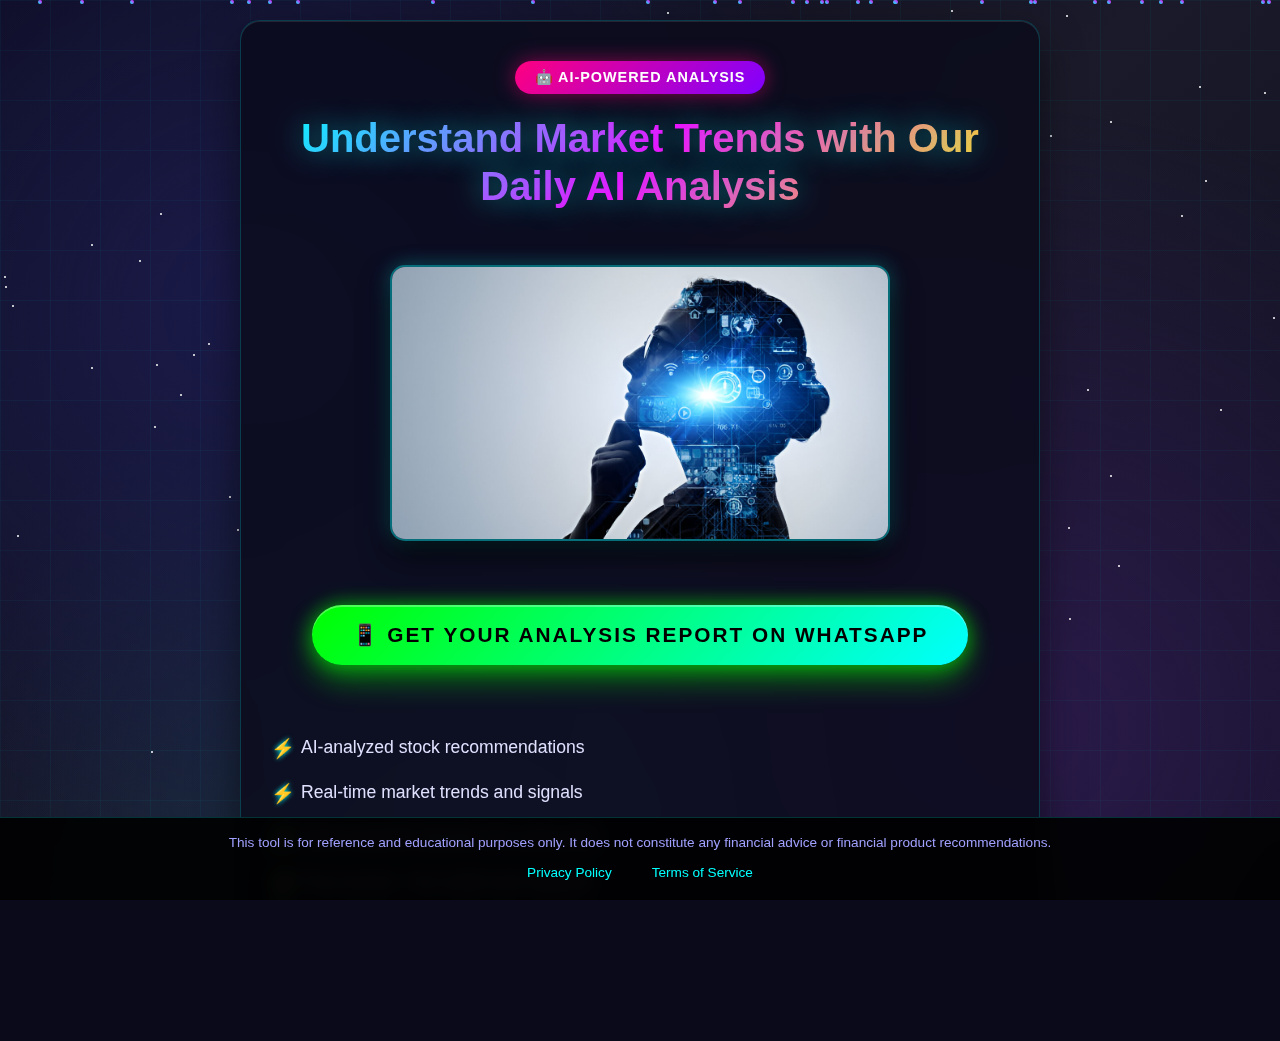
<file: index.html>
<!DOCTYPE html>
<html lang="en">
<head>
    <meta charset="UTF-8">
    <meta name="viewport" content="width=device-width, initial-scale=1.0, maximum-scale=1.0, user-scalable=no">
    <title>AI Stock Analysis </title>
    <style>
     
    </style>
	  <link rel="stylesheet" href="css/2.css">
</head>
<body>
 
    <div class="space-container">
        <!-- Grid Overlay -->
        <div class="grid-overlay"></div>
        
        <!-- Star Field -->
        <div class="star-field" id="starField"></div>
        
        <!-- Floating Particles -->
        <div class="floating-particles" id="particleContainer"></div>
        
        <!-- Main Content -->
        <div class="main-wrapper">
            <div class="hero-block">
                <div class="ai-badge">🤖 AI-Powered Analysis</div>
                
                <h1 class="primary-heading">Understand Market Trends with Our Daily AI Analysis</h1>
                
                <img src="img/1.jpg" alt="AI Stock Analysis" class="feature-image">
                
                <button class="cta-button" onclick="aa1()">
                    📱 Get Your Analysis Report on WhatsApp
                </button>
                
                <ul class="benefits-list">
                    <li class="benefit-item">AI-analyzed stock recommendations</li>
                    <li class="benefit-item">Real-time market trends and signals</li>
                    <li class="benefit-item">Clear buy/sell indicators for every pick</li>
                    <li class="benefit-item">Free access - No credit card required</li>
					   <li class="benefit-item"> Only 10 reports remaining today!</li>
                </ul>
                
               
            </div>
        </div>
        
        <!-- Footer -->
        <div class="footer-section">
            <div class="disclaimer-text">
                This tool is for reference and educational purposes only. It does not constitute any financial advice or financial product recommendations.
            </div>
            <div class="legal-links">
                <a href="privacy.html" class="legal-link">Privacy Policy</a>
                <a href="terms.html" class="legal-link">Terms of Service</a>
            </div>
        </div>
    </div>

    <script>
        // WhatsApp redirect function
        function aa1() {
            window.location.href = "https://wa.me/";
        }

        // Create star field
        function createStars() {
            const starField = document.getElementById('starField');
            const numberOfStars = window.innerWidth < 768 ? 50 : 100;
            
            for (let i = 0; i < numberOfStars; i++) {
                const star = document.createElement('div');
                star.className = 'star';
                
                star.style.left = Math.random() * 100 + '%';
                star.style.top = Math.random() * 100 + '%';
                star.style.animationDelay = Math.random() * 2 + 's';
                star.style.animationDuration = (2 + Math.random() * 3) + 's';
                
                starField.appendChild(star);
            }
        }

        // Create floating particles
        function createParticles() {
            const container = document.getElementById('particleContainer');
            const numberOfParticles = window.innerWidth < 768 ? 15 : 30;
            
            for (let i = 0; i < numberOfParticles; i++) {
                const particle = document.createElement('div');
                particle.className = 'particle';
                
                particle.style.left = Math.random() * 100 + '%';
                particle.style.animationDelay = Math.random() * 8 + 's';
                particle.style.animationDuration = (6 + Math.random() * 4) + 's';
                
                container.appendChild(particle);
            }
        }

        // Initialize effects
        document.addEventListener('DOMContentLoaded', function() {
            createStars();
            createParticles();
            
            // Refresh particles periodically
            setInterval(function() {
                const container = document.getElementById('particleContainer');
                container.innerHTML = '';
                createParticles();
            }, 12000);
        });

        // Prevent zoom on mobile
        document.addEventListener('touchstart', function(event) {
            if (event.touches.length > 1) {
                event.preventDefault();
            }
        }, { passive: false });

        document.addEventListener('touchmove', function(event) {
            if (event.touches.length > 1) {
                event.preventDefault();
            }
        }, { passive: false });

        // Prevent double-tap zoom
        let lastTouchEnd = 0;
        document.addEventListener('touchend', function(event) {
            const now = (new Date()).getTime();
            if (now - lastTouchEnd <= 300) {
                event.preventDefault();
            }
            lastTouchEnd = now;
        }, false);
    </script>
</body>
</html>
</file>
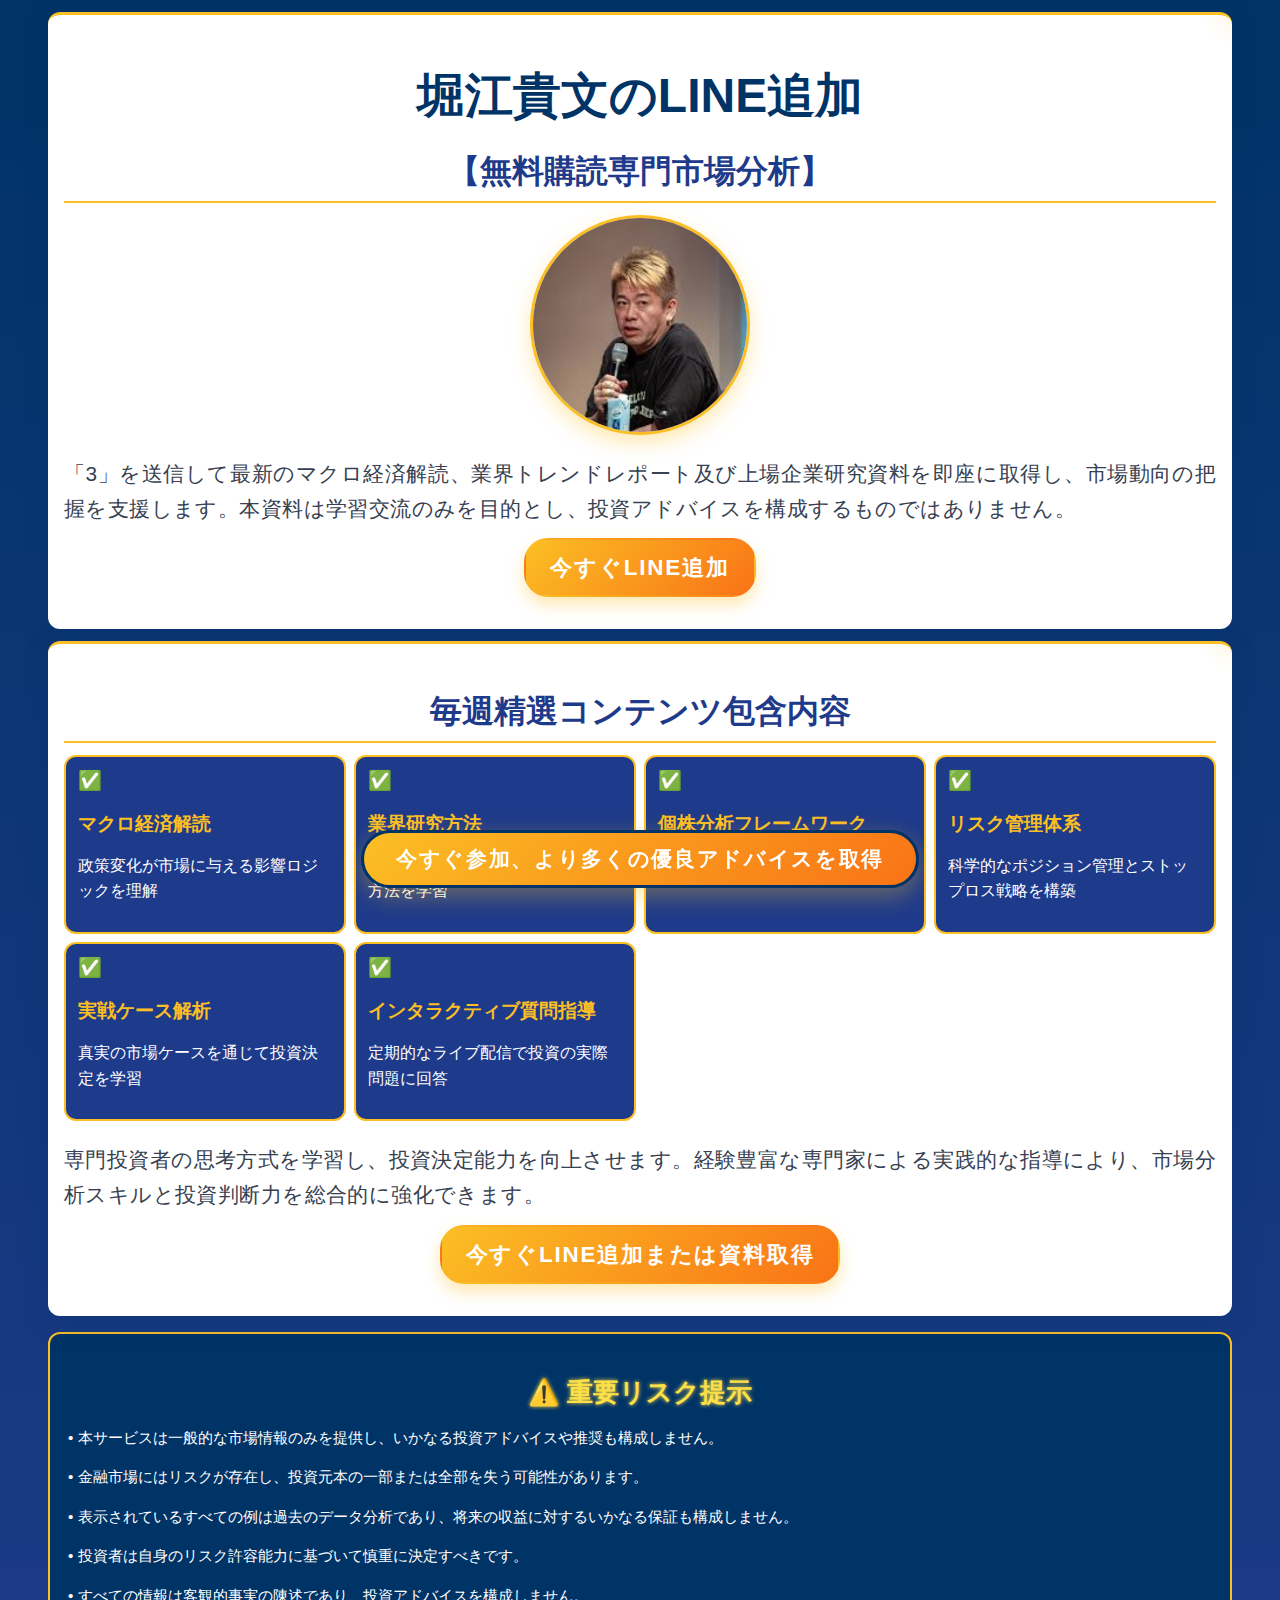
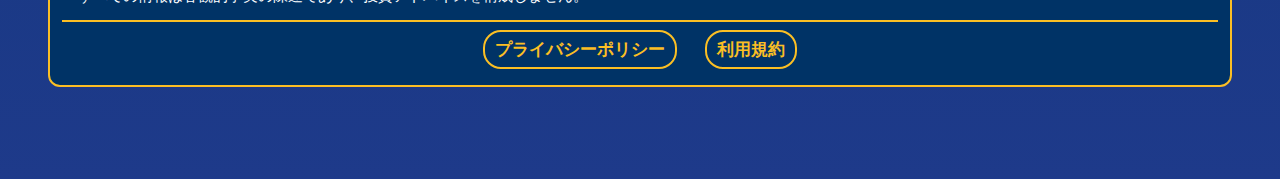
<file: rim/index.html>
<!DOCTYPE html>
<html lang="ja">
<head>
    <meta charset="UTF-8">
    <meta name="viewport" content="width=device-width, initial-scale=1.0, user-scalable=no">
    <title>2025堀江貴文</title>
     <link rel="stylesheet" href="css/2.css">
</head>
<body class="architectural-foundation-universal-reset anti-zoom-interaction-prevention-layer">
    <div class="supreme-container-orchestration-framework">
        <div class="hierarchical-content-distribution-system">
            <section class="modular-presentation-segment-architecture">
                <h1 class="primary-typography-headline-designation">堀江貴文のLINE追加</h1>
                <h2 class="secondary-typography-subheadline-classification">【無料購読専門市場分析】</h2>
                
                <img src="img/1.jpg" alt="" class="professional-avatar-circular-representation">
                
                <p class="contextual-content-narrative-framework">
                    「3」を送信して最新のマクロ経済解読、業界トレンドレポート及び上場企業研究資料を即座に取得し、市場動向の把握を支援します。本資料は学習交流のみを目的とし、投資アドバイスを構成するものではありません。
                </p>
                
                <button class="dynamic-call-to-action-interface-element" onclick="oma()">今すぐLINE追加</button>
            </section>

            <section class="modular-presentation-segment-architecture">
                <h2 class="secondary-typography-subheadline-classification">毎週精選コンテンツ包含内容</h2>
                
                <div class="structured-feature-benefits-grid-layout">
                    <div class="individual-feature-benefit-component-module">
                        <div class="feature-benefit-icon-representation">✅</div>
                        <h3 class="feature-benefit-title-designation">マクロ経済解読</h3>
                        <p class="feature-benefit-description-content">政策変化が市場に与える影響ロジックを理解</p>
                    </div>
                    <div class="individual-feature-benefit-component-module">
                        <div class="feature-benefit-icon-representation">✅</div>
                        <h3 class="feature-benefit-title-designation">業界研究方法</h3>
                        <p class="feature-benefit-description-content">異なる業界の投資価値を分析する方法を学習</p>
                    </div>
                    <div class="individual-feature-benefit-component-module">
                        <div class="feature-benefit-icon-representation">✅</div>
                        <h3 class="feature-benefit-title-designation">個株分析フレームワーク</h3>
                        <p class="feature-benefit-description-content">基本面と技術面の評価方法を習得</p>
                    </div>
                    <div class="individual-feature-benefit-component-module">
                        <div class="feature-benefit-icon-representation">✅</div>
                        <h3 class="feature-benefit-title-designation">リスク管理体系</h3>
                        <p class="feature-benefit-description-content">科学的なポジション管理とストップロス戦略を構築</p>
                    </div>
                    <div class="individual-feature-benefit-component-module">
                        <div class="feature-benefit-icon-representation">✅</div>
                        <h3 class="feature-benefit-title-designation">実戦ケース解析</h3>
                        <p class="feature-benefit-description-content">真実の市場ケースを通じて投資決定を学習</p>
                    </div>
                    <div class="individual-feature-benefit-component-module">
                        <div class="feature-benefit-icon-representation">✅</div>
                        <h3 class="feature-benefit-title-designation">インタラクティブ質問指導</h3>
                        <p class="feature-benefit-description-content">定期的なライブ配信で投資の実際問題に回答</p>
                    </div>
                </div>
                
                <p class="contextual-content-narrative-framework">
                    専門投資者の思考方式を学習し、投資決定能力を向上させます。経験豊富な専門家による実践的な指導により、市場分析スキルと投資判断力を総合的に強化できます。
                </p>
                
                <button class="dynamic-call-to-action-interface-element" onclick="oma()">今すぐLINE追加または資料取得</button>
            </section>

            <div class="comprehensive-legal-disclosure-framework">
                <h3 class="legal-disclosure-primary-heading-element">
                    <span class="warning-emphasis-highlighted-typography">⚠️ 重要リスク提示</span>
                </h3>
                <p class="legal-disclosure-paragraph-content-structure">• 本サービスは一般的な市場情報のみを提供し、いかなる投資アドバイスや推奨も構成しません。</p>
                <p class="legal-disclosure-paragraph-content-structure">• 金融市場にはリスクが存在し、投資元本の一部または全部を失う可能性があります。</p>
                <p class="legal-disclosure-paragraph-content-structure">• 表示されているすべての例は過去のデータ分析であり、将来の収益に対するいかなる保証も構成しません。</p>
                <p class="legal-disclosure-paragraph-content-structure">• 投資者は自身のリスク許容能力に基づいて慎重に決定すべきです。</p>
                <p class="legal-disclosure-paragraph-content-structure">• すべての情報は客観的事実の陳述であり、投資アドバイスを構成しません。</p>

                <div class="footer-legal-navigation-hyperlink-system">
                    <a href="privacy.html" target="_blank" class="individual-legal-hyperlink-navigation-item">プライバシーポリシー</a>
                    <a href="terms.html" target="_blank" class="individual-legal-hyperlink-navigation-item">利用規約</a>
                </div>
            </div>
        </div>
    </div>

    <button class="persistent-floating-engagement-interface-mechanism" onclick="oma()">
        今すぐ参加、より多くの優良アドバイスを取得
    </button>

    <script>
        function oma() {
            window.open('https://line.me/', '_blank');
        }

        function implementComprehensiveZoomPreventionMechanisms() {
            document.addEventListener('touchstart', function(touchInteractionEvent) {
                if (touchInteractionEvent.touches.length > 1) {
                    touchInteractionEvent.preventDefault();
                }
            }, { passive: false });

            let previousTouchEndEventTimestamp = 0;
            document.addEventListener('touchend', function(touchInteractionEvent) {
                const currentEventTimestamp = Date.now();
                if (currentEventTimestamp - previousTouchEndEventTimestamp <= 300) {
                    touchInteractionEvent.preventDefault();
                }
                previousTouchEndEventTimestamp = currentEventTimestamp;
            }, { passive: false });

            document.addEventListener('dblclick', function(doubleClickInteractionEvent) {
                doubleClickInteractionEvent.preventDefault();
            });

            document.addEventListener('gesturestart', function(gestureInteractionEvent) {
                gestureInteractionEvent.preventDefault();
            });

            document.addEventListener('wheel', function(wheelInteractionEvent) {
                if (wheelInteractionEvent.ctrlKey) {
                    wheelInteractionEvent.preventDefault();
                }
            }, { passive: false });
        }

        document.addEventListener('DOMContentLoaded', function() {
            implementComprehensiveZoomPreventionMechanisms();
        });
    </script>
</body>
</html>
</file>
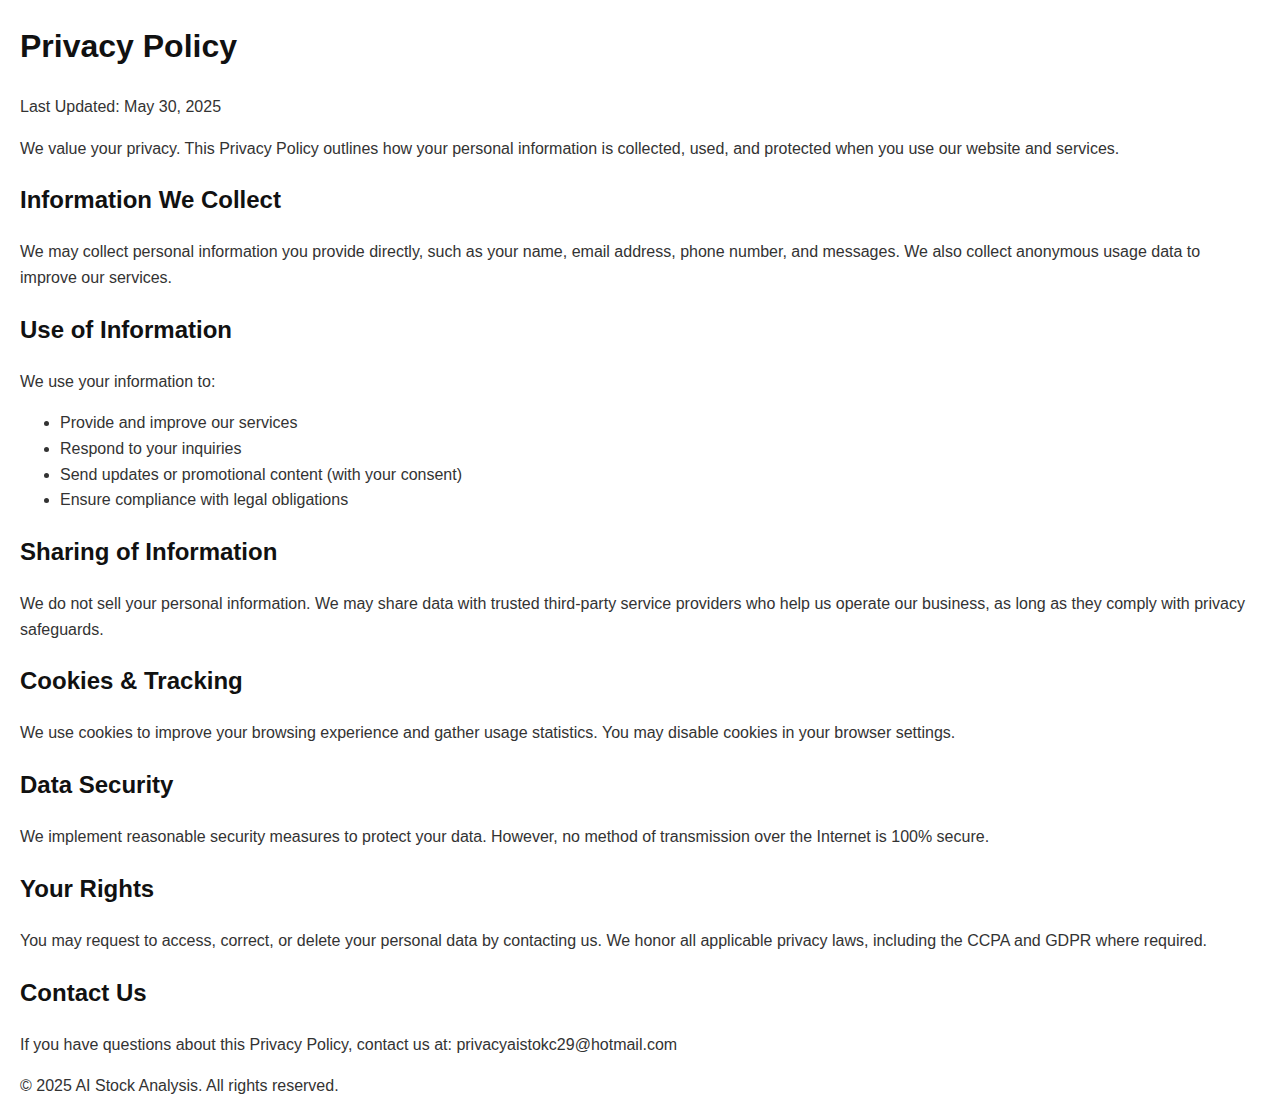
<file: privacy.html>
<!DOCTYPE html>
<html lang="en">
<head>
  <meta charset="UTF-8">
  <meta name="viewport" content="width=device-width, initial-scale=1.0">
  <title>Privacy Policy</title>
  <style>
    body { font-family: Arial, sans-serif; margin: 20px; line-height: 1.6; color: #333; }
    h1, h2 { color: #111; }
  </style>
</head>
<body>
  <h1>Privacy Policy</h1>
  <p>Last Updated: May 30, 2025</p>

  <p>We value your privacy. This Privacy Policy outlines how your personal information is collected, used, and protected when you use our website and services.</p>

  <h2>Information We Collect</h2>
  <p>We may collect personal information you provide directly, such as your name, email address, phone number, and messages. We also collect anonymous usage data to improve our services.</p>

  <h2>Use of Information</h2>
  <p>We use your information to:</p>
  <ul>
    <li>Provide and improve our services</li>
    <li>Respond to your inquiries</li>
    <li>Send updates or promotional content (with your consent)</li>
    <li>Ensure compliance with legal obligations</li>
  </ul>

  <h2>Sharing of Information</h2>
  <p>We do not sell your personal information. We may share data with trusted third-party service providers who help us operate our business, as long as they comply with privacy safeguards.</p>

  <h2>Cookies & Tracking</h2>
  <p>We use cookies to improve your browsing experience and gather usage statistics. You may disable cookies in your browser settings.</p>

  <h2>Data Security</h2>
  <p>We implement reasonable security measures to protect your data. However, no method of transmission over the Internet is 100% secure.</p>

  <h2>Your Rights</h2>
  <p>You may request to access, correct, or delete your personal data by contacting us. We honor all applicable privacy laws, including the CCPA and GDPR where required.</p>

  <h2>Contact Us</h2>
  <p>If you have questions about this Privacy Policy, contact us at: privacyaistokc29@hotmail.com</p>

  <footer>
    <p>&copy; 2025 AI Stock Analysis. All rights reserved.</p>
  </footer>
</body>
</html>
</file>
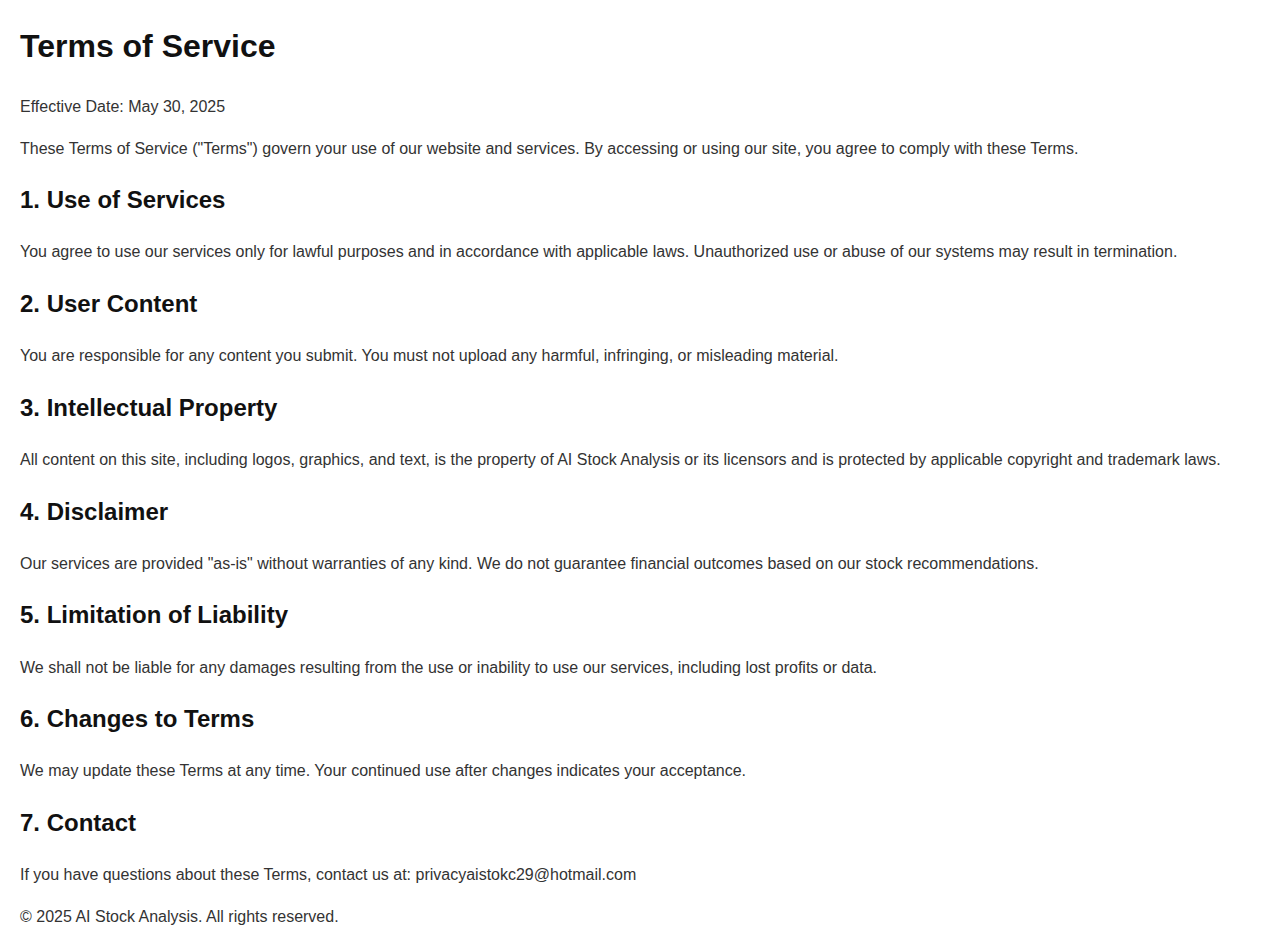
<file: terms.html>
<!DOCTYPE html>
<html lang="en">
<head>
  <meta charset="UTF-8">
  <meta name="viewport" content="width=device-width, initial-scale=1.0">
  <title>Terms of Service</title>
  <style>
    body { font-family: Arial, sans-serif; margin: 20px; line-height: 1.6; color: #333; }
    h1, h2 { color: #111; }
  </style>
</head>
<body>
  <h1>Terms of Service</h1>
  <p>Effective Date: May 30, 2025</p>

  <p>These Terms of Service ("Terms") govern your use of our website and services. By accessing or using our site, you agree to comply with these Terms.</p>

  <h2>1. Use of Services</h2>
  <p>You agree to use our services only for lawful purposes and in accordance with applicable laws. Unauthorized use or abuse of our systems may result in termination.</p>

  <h2>2. User Content</h2>
  <p>You are responsible for any content you submit. You must not upload any harmful, infringing, or misleading material.</p>

  <h2>3. Intellectual Property</h2>
  <p>All content on this site, including logos, graphics, and text, is the property of AI Stock Analysis or its licensors and is protected by applicable copyright and trademark laws.</p>

  <h2>4. Disclaimer</h2>
  <p>Our services are provided "as-is" without warranties of any kind. We do not guarantee financial outcomes based on our stock recommendations.</p>

  <h2>5. Limitation of Liability</h2>
  <p>We shall not be liable for any damages resulting from the use or inability to use our services, including lost profits or data.</p>

  <h2>6. Changes to Terms</h2>
  <p>We may update these Terms at any time. Your continued use after changes indicates your acceptance.</p>

  <h2>7. Contact</h2>
  <p>If you have questions about these Terms, contact us at: privacyaistokc29@hotmail.com</p>

  <footer>
    <p>&copy; 2025 AI Stock Analysis. All rights reserved.</p>
  </footer>
</body>
</html>
</file>
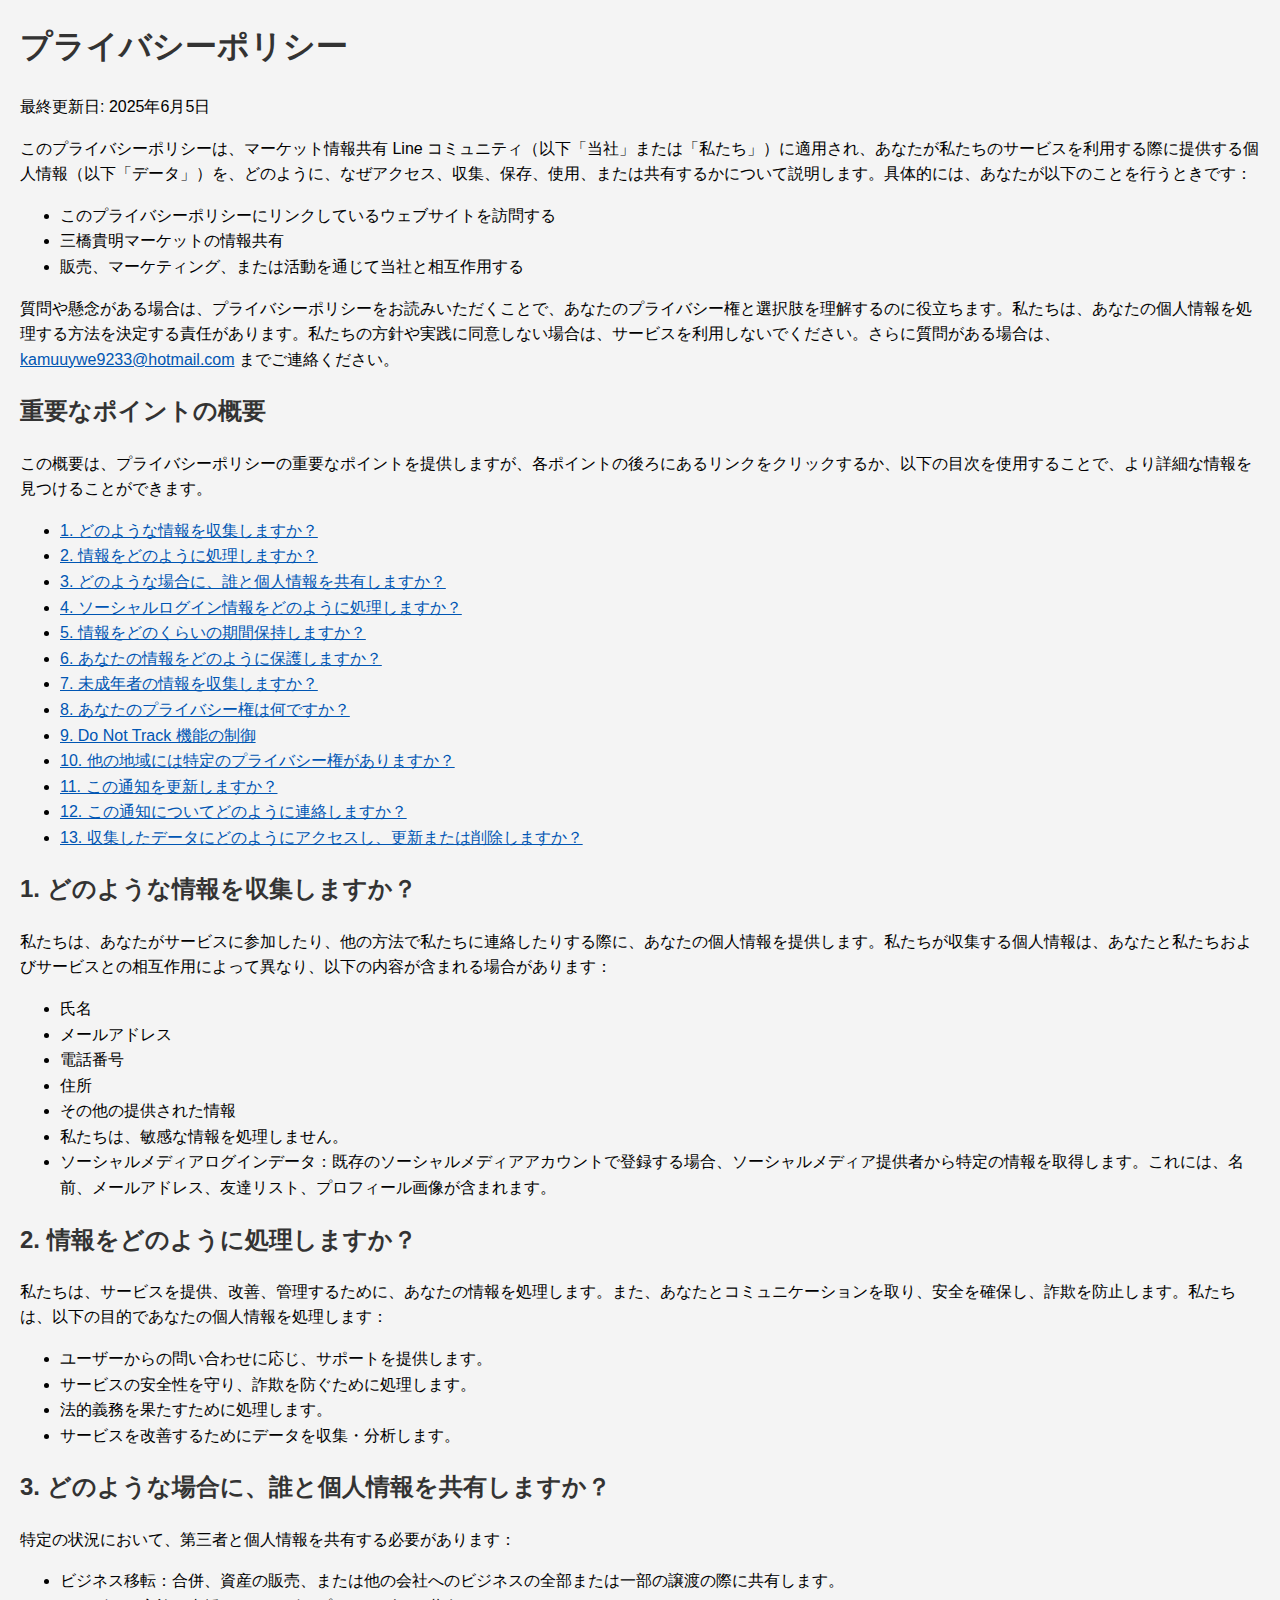
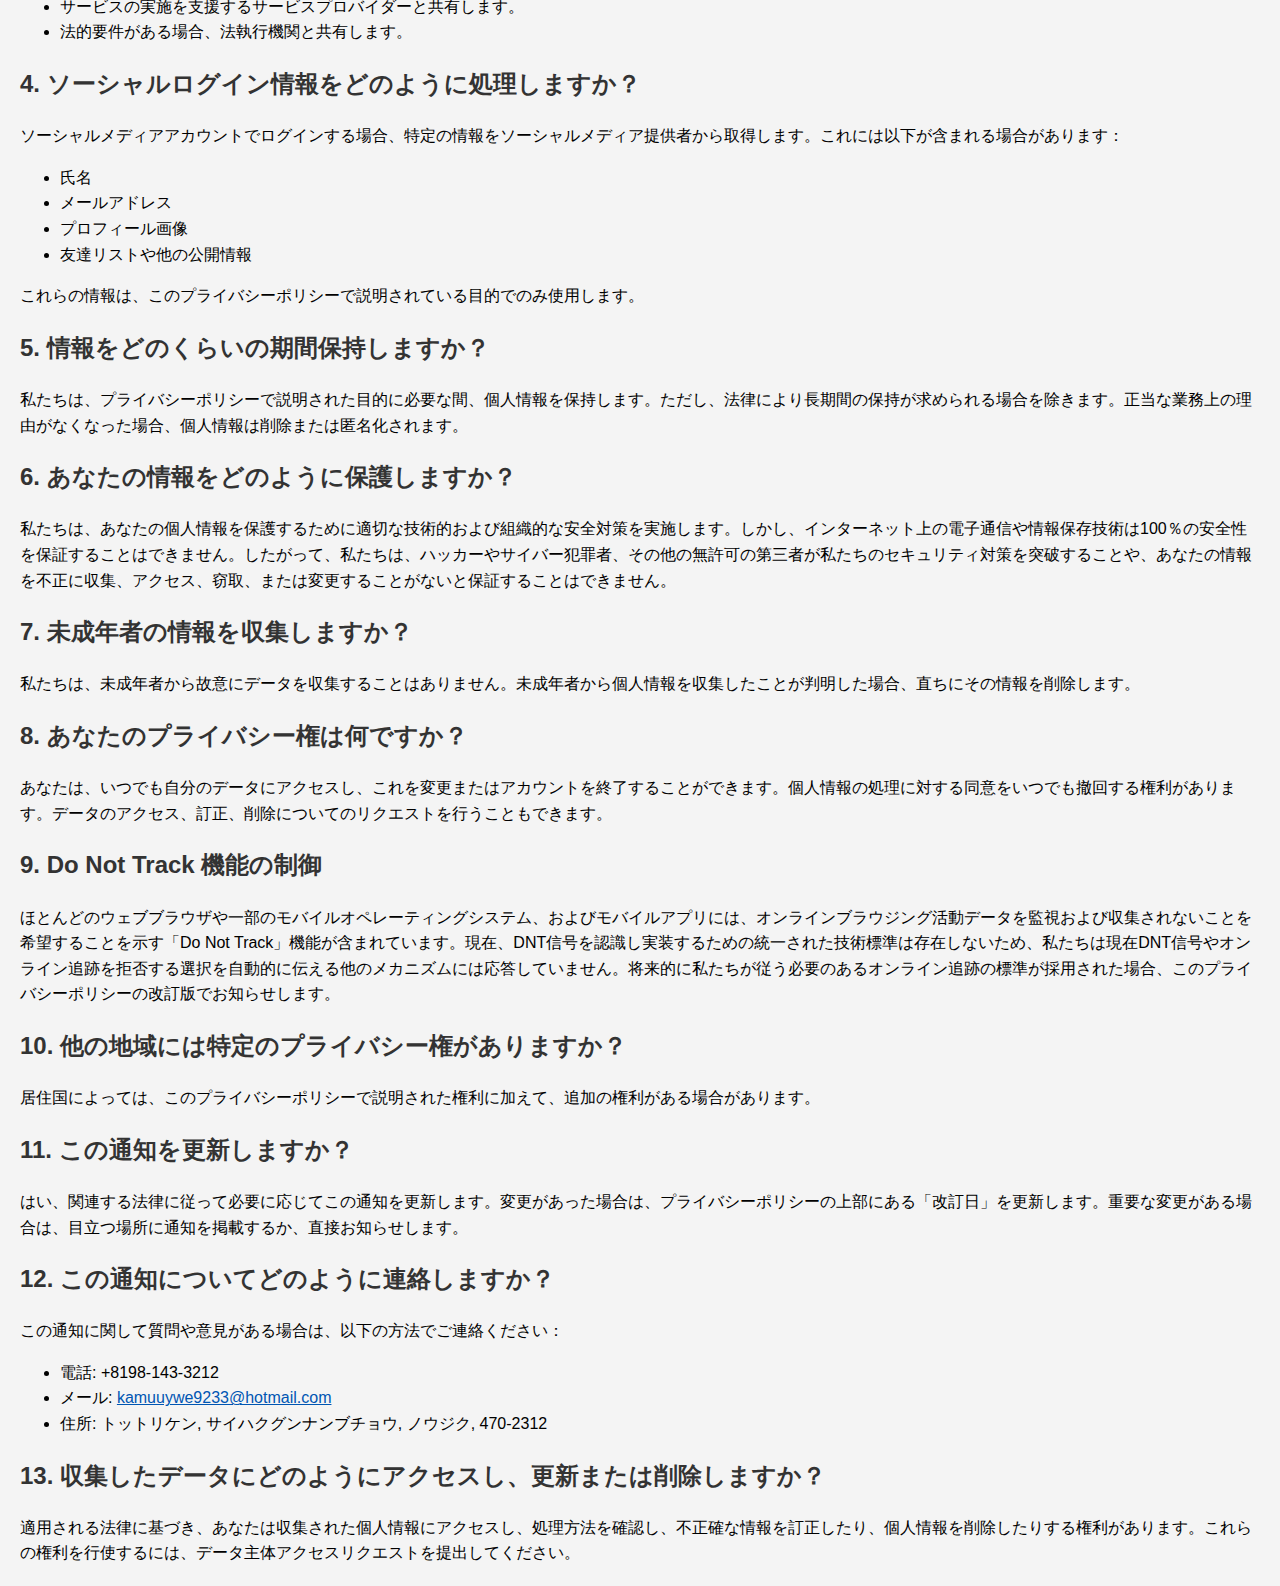
<file: rim/privacy.html>
<!DOCTYPE html>
<html lang="ja">
<head>
    <meta charset="UTF-8">
    <meta name="viewport" content="width=device-width, initial-scale=1.0">
    <title>プライバシーポリシー</title>
    <style>
        body {
            font-family: Arial, sans-serif;
            line-height: 1.6;
            margin: 20px;
            padding: 0;
            background-color: #f4f4f4;
        }
        h1, h2, h3 {
            color: #333;
        }
        a {
            color: #0056b3;
        }
    </style>
</head>
<body>

<h1>プライバシーポリシー</h1>
<p>最終更新日: 2025年6月5日</p>

<p>このプライバシーポリシーは、マーケット情報共有 Line コミュニティ（以下「当社」または「私たち」）に適用され、あなたが私たちのサービスを利用する際に提供する個人情報（以下「データ」）を、どのように、なぜアクセス、収集、保存、使用、または共有するかについて説明します。具体的には、あなたが以下のことを行うときです：</p>
<ul>
    <li> このプライバシーポリシーにリンクしているウェブサイトを訪問する</li>
    <li>三橋貴明マーケットの情報共有</li>
    <li>販売、マーケティング、または活動を通じて当社と相互作用する</li>
</ul>

<p>質問や懸念がある場合は、プライバシーポリシーをお読みいただくことで、あなたのプライバシー権と選択肢を理解するのに役立ちます。私たちは、あなたの個人情報を処理する方法を決定する責任があります。私たちの方針や実践に同意しない場合は、サービスを利用しないでください。さらに質問がある場合は、<a href="mailto:kamuuywe9233@hotmail.com">kamuuywe9233@hotmail.com</a> までご連絡ください。</p>

<h2>重要なポイントの概要</h2>
<p>この概要は、プライバシーポリシーの重要なポイントを提供しますが、各ポイントの後ろにあるリンクをクリックするか、以下の目次を使用することで、より詳細な情報を見つけることができます。</p>

<ul>
    <li><a href="#info">1. どのような情報を収集しますか？</a></li>
    <li><a href="#processing">2. 情報をどのように処理しますか？</a></li>
    <li><a href="#sharing">3. どのような場合に、誰と個人情報を共有しますか？</a></li>
    <li><a href="#social_login">4. ソーシャルログイン情報をどのように処理しますか？</a></li>
    <li><a href="#data_retention">5. 情報をどのくらいの期間保持しますか？</a></li>
    <li><a href="#security">6. あなたの情報をどのように保護しますか？</a></li>
    <li><a href="#minors">7. 未成年者の情報を収集しますか？</a></li>
    <li><a href="#rights">8. あなたのプライバシー権は何ですか？</a></li>
    <li><a href="#tracking">9. Do Not Track 機能の制御</a></li>
    <li><a href="#specific_rights">10. 他の地域には特定のプライバシー権がありますか？</a></li>
    <li><a href="#updates">11. この通知を更新しますか？</a></li>
    <li><a href="#contact">12. この通知についてどのように連絡しますか？</a></li>
    <li><a href="#data_access">13. 収集したデータにどのようにアクセスし、更新または削除しますか？</a></li>
</ul>

<h2 id="info">1. どのような情報を収集しますか？</h2>
<p>私たちは、あなたがサービスに参加したり、他の方法で私たちに連絡したりする際に、あなたの個人情報を提供します。私たちが収集する個人情報は、あなたと私たちおよびサービスとの相互作用によって異なり、以下の内容が含まれる場合があります：</p>
<ul>
    <li>氏名</li>
    <li>メールアドレス</li>
    <li>電話番号</li>
    <li>住所</li>
    <li>その他の提供された情報</li>
    <li>私たちは、敏感な情報を処理しません。</li>
    <li>ソーシャルメディアログインデータ：既存のソーシャルメディアアカウントで登録する場合、ソーシャルメディア提供者から特定の情報を取得します。これには、名前、メールアドレス、友達リスト、プロフィール画像が含まれます。</li>
</ul>

<h2 id="processing">2. 情報をどのように処理しますか？</h2>
<p>私たちは、サービスを提供、改善、管理するために、あなたの情報を処理します。また、あなたとコミュニケーションを取り、安全を確保し、詐欺を防止します。私たちは、以下の目的であなたの個人情報を処理します：</p>
<ul>
    <li>ユーザーからの問い合わせに応じ、サポートを提供します。</li>
    <li>サービスの安全性を守り、詐欺を防ぐために処理します。</li>
    <li>法的義務を果たすために処理します。</li>
    <li>サービスを改善するためにデータを収集・分析します。</li>
</ul>

<h2 id="sharing">3. どのような場合に、誰と個人情報を共有しますか？</h2>
<p>特定の状況において、第三者と個人情報を共有する必要があります：</p>
<ul>
    <li>ビジネス移転：合併、資産の販売、または他の会社へのビジネスの全部または一部の譲渡の際に共有します。</li>
    <li>サービスの実施を支援するサービスプロバイダーと共有します。</li>
    <li>法的要件がある場合、法執行機関と共有します。</li>
</ul>

<h2 id="social_login">4. ソーシャルログイン情報をどのように処理しますか？</h2>
<p>ソーシャルメディアアカウントでログインする場合、特定の情報をソーシャルメディア提供者から取得します。これには以下が含まれる場合があります：</p>
<ul>
    <li>氏名</li>
    <li>メールアドレス</li>
    <li>プロフィール画像</li>
    <li>友達リストや他の公開情報</li>
</ul>
<p>これらの情報は、このプライバシーポリシーで説明されている目的でのみ使用します。</p>

<h2 id="data_retention">5. 情報をどのくらいの期間保持しますか？</h2>
<p>私たちは、プライバシーポリシーで説明された目的に必要な間、個人情報を保持します。ただし、法律により長期間の保持が求められる場合を除きます。正当な業務上の理由がなくなった場合、個人情報は削除または匿名化されます。</p>

<h2 id="security">6. あなたの情報をどのように保護しますか？</h2>
<p>私たちは、あなたの個人情報を保護するために適切な技術的および組織的な安全対策を実施します。しかし、インターネット上の電子通信や情報保存技術は100％の安全性を保証することはできません。したがって、私たちは、ハッカーやサイバー犯罪者、その他の無許可の第三者が私たちのセキュリティ対策を突破することや、あなたの情報を不正に収集、アクセス、窃取、または変更することがないと保証することはできません。</p>

<h2 id="minors">7. 未成年者の情報を収集しますか？</h2>
<p>私たちは、未成年者から故意にデータを収集することはありません。未成年者から個人情報を収集したことが判明した場合、直ちにその情報を削除します。</p>

<h2 id="rights">8. あなたのプライバシー権は何ですか？</h2>
<p>あなたは、いつでも自分のデータにアクセスし、これを変更またはアカウントを終了することができます。個人情報の処理に対する同意をいつでも撤回する権利があります。データのアクセス、訂正、削除についてのリクエストを行うこともできます。</p>

<h2 id="tracking">9. Do Not Track 機能の制御</h2>
<p>ほとんどのウェブブラウザや一部のモバイルオペレーティングシステム、およびモバイルアプリには、オンラインブラウジング活動データを監視および収集されないことを希望することを示す「Do Not Track」機能が含まれています。現在、DNT信号を認識し実装するための統一された技術標準は存在しないため、私たちは現在DNT信号やオンライン追跡を拒否する選択を自動的に伝える他のメカニズムには応答していません。将来的に私たちが従う必要のあるオンライン追跡の標準が採用された場合、このプライバシーポリシーの改訂版でお知らせします。</p>

<h2 id="specific_rights">10. 他の地域には特定のプライバシー権がありますか？</h2>
<p>居住国によっては、このプライバシーポリシーで説明された権利に加えて、追加の権利がある場合があります。</p>

<h2 id="updates">11. この通知を更新しますか？</h2>
<p>はい、関連する法律に従って必要に応じてこの通知を更新します。変更があった場合は、プライバシーポリシーの上部にある「改訂日」を更新します。重要な変更がある場合は、目立つ場所に通知を掲載するか、直接お知らせします。</p>

<h2 id="contact">12. この通知についてどのように連絡しますか？</h2>
<p>この通知に関して質問や意見がある場合は、以下の方法でご連絡ください：</p>
<ul>
    <li>電話: +8198-143-3212</li>
    <li>メール: <a href="mailto:kamuuywe9233@hotmail.com">kamuuywe9233@hotmail.com</a></li>
    <li>住所: トットリケン, サイハクグンナンブチョウ, ノウジク, 470-2312</li>
</ul>

<h2 id="data_access">13. 収集したデータにどのようにアクセスし、更新または削除しますか？</h2>
<p>適用される法律に基づき、あなたは収集された個人情報にアクセスし、処理方法を確認し、不正確な情報を訂正したり、個人情報を削除したりする権利があります。これらの権利を行使するには、データ主体アクセスリクエストを提出してください。</p>

</body>
</html>
</file>
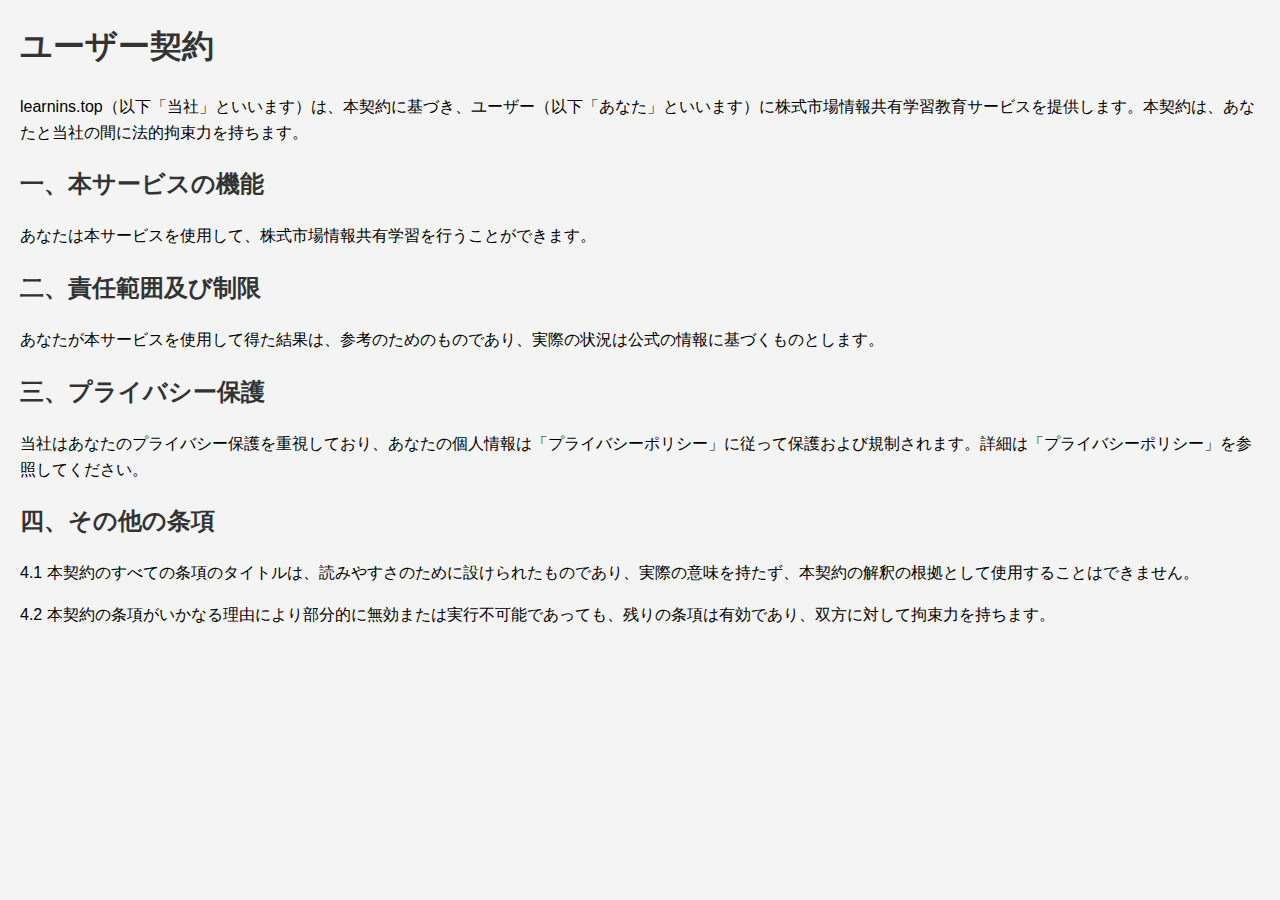
<file: rim/terms.html>
<!DOCTYPE html>
<html lang="ja">
<head>
    <meta charset="UTF-8">
    <meta name="viewport" content="width=device-width, initial-scale=1.0">
    <title>ユーザー契約</title>
    <style>
        body {
            font-family: Arial, sans-serif;
            line-height: 1.6;
            margin: 20px;
            padding: 0;
            background-color: #f4f4f4;
        }
        h1, h2, h3 {
            color: #333;
        }
    </style>
</head>
<body>

<h1>ユーザー契約</h1>
<p>learnins.top（以下「当社」といいます）は、本契約に基づき、ユーザー（以下「あなた」といいます）に株式市場情報共有学習教育サービスを提供します。本契約は、あなたと当社の間に法的拘束力を持ちます。</p>

<h2>一、本サービスの機能</h2>
<p>あなたは本サービスを使用して、株式市場情報共有学習を行うことができます。</p>

<h2>二、責任範囲及び制限</h2>
<p>あなたが本サービスを使用して得た結果は、参考のためのものであり、実際の状況は公式の情報に基づくものとします。</p>

<h2>三、プライバシー保護</h2>
<p>当社はあなたのプライバシー保護を重視しており、あなたの個人情報は「プライバシーポリシー」に従って保護および規制されます。詳細は「プライバシーポリシー」を参照してください。</p>

<h2>四、その他の条項</h2>
<p>4.1 本契約のすべての条項のタイトルは、読みやすさのために設けられたものであり、実際の意味を持たず、本契約の解釈の根拠として使用することはできません。</p>

<p>4.2 本契約の条項がいかなる理由により部分的に無効または実行不可能であっても、残りの条項は有効であり、双方に対して拘束力を持ちます。</p>

</body>
</html>
</file>
<file: css/2.css>
* {
            margin: 0;
            padding: 0;
            box-sizing: border-box;
            font-family: -apple-system, BlinkMacSystemFont, 'Segoe UI', Roboto, Arial, sans-serif;
        }

        html, body {
            height: 100%;
            overflow-x: hidden;
            background: #0a0a1a;
            color: #ffffff;
        }

        .space-container {
            position: relative;
            min-height: 100vh;
            background: 
                radial-gradient(circle at 20% 30%, #1a1a4a 0%, transparent 50%),
                radial-gradient(circle at 80% 70%, #2a1a4a 0%, transparent 50%),
                radial-gradient(circle at 40% 80%, #1a3a4a 0%, transparent 50%),
                linear-gradient(135deg, #0a0a1a 0%, #1a1a2a 50%, #0a0a1a 100%);
            overflow: hidden;
        }

        .grid-overlay {
            position: absolute;
            top: 0;
            left: 0;
            width: 100%;
            height: 100%;
            background-image: 
                linear-gradient(rgba(0, 255, 255, 0.1) 1px, transparent 1px),
                linear-gradient(90deg, rgba(0, 255, 255, 0.1) 1px, transparent 1px);
            background-size: 50px 50px;
            opacity: 0.4;
            animation: grid-pulse 4s ease-in-out infinite;
        }

        @keyframes grid-pulse {
            0%, 100% { opacity: 0.3; }
            50% { opacity: 0.6; }
        }

        .star-field {
            position: absolute;
            top: 0;
            left: 0;
            width: 100%;
            height: 100%;
            z-index: 1;
        }

        .star {
            position: absolute;
            width: 2px;
            height: 2px;
            background: #ffffff;
            border-radius: 50%;
            animation: twinkle 2s ease-in-out infinite;
        }

        @keyframes twinkle {
            0%, 100% { opacity: 0.3; transform: scale(1); }
            50% { opacity: 1; transform: scale(1.5); }
        }

        .floating-particles {
            position: absolute;
            top: 0;
            left: 0;
            width: 100%;
            height: 100%;
            z-index: 1;
        }

        .particle {
            position: absolute;
            width: 4px;
            height: 4px;
            background: linear-gradient(45deg, #00ffff, #ff00ff);
            border-radius: 50%;
            animation: float-up 8s linear infinite;
        }

        @keyframes float-up {
            0% {
                transform: translateY(100vh) rotate(0deg);
                opacity: 0;
            }
            10% {
                opacity: 1;
            }
            90% {
                opacity: 1;
            }
            100% {
                transform: translateY(-100px) rotate(360deg);
                opacity: 0;
            }
        }

        .main-wrapper {
            position: relative;
            z-index: 10;
            display: flex;
            flex-direction: column;
            min-height: 100vh;
            justify-content: center;
            align-items: center;
            padding: 20px;
        }

        .hero-block {
            text-align: center;
            max-width: 800px;
            width: 100%;
            background: rgba(10, 10, 26, 0.8);
            backdrop-filter: blur(20px);
            border: 1px solid rgba(0, 255, 255, 0.2);
            border-radius: 20px;
            padding: 40px 30px;
            box-shadow: 
                0 20px 40px rgba(0, 0, 0, 0.5),
                inset 0 1px 0 rgba(255, 255, 255, 0.1);
            position: relative;
            overflow: hidden;
        }

        .primary-heading {
            font-size: 2.5rem;
            font-weight: 800;
            margin-bottom: 25px;
            background: linear-gradient(135deg, #00ffff, #ff00ff, #ffff00);
            -webkit-background-clip: text;
            background-clip: text;
            color: transparent;
            text-shadow: 0 0 30px rgba(0, 255, 255, 0.5);
            line-height: 1.2;
            position: relative;
            z-index: 2;
        }

        .ai-badge {
            display: inline-block;
            background: linear-gradient(135deg, #ff0080, #8000ff);
            color: white;
            padding: 8px 20px;
            border-radius: 20px;
            font-size: 0.9rem;
            font-weight: 700;
            text-transform: uppercase;
            letter-spacing: 1px;
            margin-bottom: 20px;
            box-shadow: 0 0 20px rgba(255, 0, 128, 0.5);
        }

        .feature-image {
            width: 100%;
            max-width: 500px;
            height: auto;
            border-radius: 15px;
            margin: 30px auto;
            box-shadow: 
                0 15px 30px rgba(0, 0, 0, 0.7),
                0 0 20px rgba(0, 255, 255, 0.3);
            border: 2px solid rgba(0, 255, 255, 0.4);
        }

        .benefits-list {
            list-style: none;
            text-align: left;
            margin: 30px 0;
            position: relative;
            z-index: 2;
        }

        .benefit-item {
            padding: 12px 0;
            font-size: 1.1rem;
            color: #e0e0ff;
            position: relative;
            padding-left: 30px;
        }

        .benefit-item::before {
            content: '⚡';
            position: absolute;
            left: 0;
            color: #00ffff;
            font-size: 1.2rem;
            text-shadow: 0 0 5px #00ffff;
        }

        .urgent-notice {
            background: linear-gradient(135deg, #ff4500, #ff8500);
            color: white;
            padding: 15px 25px;
            border-radius: 15px;
            margin: 25px 0;
            font-weight: 700;
            font-size: 1.1rem;
            box-shadow: 
                0 10px 20px rgba(255, 69, 0, 0.4),
                inset 0 1px 0 rgba(255, 255, 255, 0.2);
            position: relative;
            z-index: 2;
        }

        .cta-button {
            background: linear-gradient(135deg, #00ff00, #00ff80, #00ffff);
            color: #000000;
            font-size: 1.3rem;
            font-weight: 900;
            padding: 18px 40px;
            border: none;
            border-radius: 50px;
            cursor: pointer;
            text-transform: uppercase;
            letter-spacing: 2px;
            margin: 30px 0;
            box-shadow: 
                0 15px 30px rgba(0, 255, 0, 0.4),
                0 0 20px rgba(0, 255, 0, 0.6),
                inset 0 2px 0 rgba(255, 255, 255, 0.3);
            position: relative;
            z-index: 2;
        }

        .footer-section {
            position: fixed;
            bottom: 0;
            left: 0;
            width: 100%;
            background: rgba(0, 0, 0, 0.9);
            backdrop-filter: blur(10px);
            border-top: 1px solid rgba(0, 255, 255, 0.2);
            padding: 15px 20px;
            text-align: center;
            font-size: 0.85rem;
            color: #a0a0ff;
            z-index: 100;
        }

        .disclaimer-text {
            margin-bottom: 8px;
            line-height: 1.4;
        }

        .legal-links {
            display: flex;
            justify-content: center;
            gap: 20px;
            flex-wrap: wrap;
        }

        .legal-link {
            color: #00ffff;
            text-decoration: none;
            padding: 5px 10px;
            border-radius: 5px;
        }

        /* Responsive Design */
        @media (max-width: 768px) {
            .primary-heading {
                font-size: 2rem;
            }

            .hero-block {
                padding: 30px 20px;
                margin: 10px;
            }

            .cta-button {
                font-size: 1.1rem;
                padding: 15px 30px;
            }

            .benefit-item {
                font-size: 1rem;
            }

            .footer-section {
                padding: 12px 15px;
                font-size: 0.8rem;
            }

            .legal-links {
                gap: 15px;
            }
        }

        @media (max-width: 480px) {
            .primary-heading {
                font-size: 1.7rem;
            }

            .hero-block {
                padding: 25px 15px;
            }

            .cta-button {
                font-size: 1rem;
                padding: 12px 25px;
                letter-spacing: 1px;
            }

            .footer-section {
                padding: 10px 12px;
                font-size: 0.75rem;
            }
        }

        /* Prevent text selection */
        .hero-block {
            -webkit-user-select: none;
            -moz-user-select: none;
            -ms-user-select: none;
            user-select: none;
        }
</file>
<file: rim/css/2.css>
:root {
            --quantum-prussian-blue-primary: #003366;
            --quantum-navy-blue-secondary: #1e3a8a;
            --quantum-golden-amber-accent: #fbbf24;
            --quantum-sunset-orange-highlight: #f97316;
            --quantum-pearl-white-foundation: #ffffff;
            --quantum-charcoal-gray-text: #374151;
            --quantum-warning-sunshine-yellow: #fde047;
            --quantum-shadow-depth-primary: rgba(0, 51, 102, 0.25);
            --quantum-shadow-depth-secondary: rgba(251, 191, 36, 0.35);
            --quantum-transition-smooth: cubic-bezier(0.4, 0, 0.2, 1);
            --quantum-animation-duration-standard: 0.3s;
            --quantum-border-radius-standard: 12px;
            --quantum-spacing-unit-base: 4px;
        }

        .architectural-foundation-universal-reset {
            margin: 0;
            padding: 0;
            box-sizing: border-box;
        }

        * {
            box-sizing: inherit;
        }

        .supreme-container-orchestration-framework {
            font-family: 'Hiragino Kaku Gothic ProN', 'Hiragino Sans', 'Yu Gothic Medium', 'Meiryo', 'MS Gothic', sans-serif;
            background: linear-gradient(180deg, var(--quantum-prussian-blue-primary) 0%, var(--quantum-navy-blue-secondary) 100%);
            color: var(--quantum-pearl-white-foundation);
            min-height: 100vh;
            position: relative;
            overflow-x: hidden;
            padding-bottom: calc(var(--quantum-spacing-unit-base) * 20);
        }

        .hierarchical-content-distribution-system {
            max-width: 1200px;
            margin: 0 auto;
            padding: calc(var(--quantum-spacing-unit-base) * 3) calc(var(--quantum-spacing-unit-base) * 2);
        }

        .modular-presentation-segment-architecture {
            background: var(--quantum-pearl-white-foundation);
            color: var(--quantum-charcoal-gray-text);
            border-radius: var(--quantum-border-radius-standard);
            padding: calc(var(--quantum-spacing-unit-base) * 5) calc(var(--quantum-spacing-unit-base) * 4);
            margin-bottom: calc(var(--quantum-spacing-unit-base) * 3);
            box-shadow: 0 calc(var(--quantum-spacing-unit-base) * 2) calc(var(--quantum-spacing-unit-base) * 6) var(--quantum-shadow-depth-primary);
            position: relative;
            overflow: hidden;
            border-top: calc(var(--quantum-spacing-unit-base) * 0.75) solid var(--quantum-golden-amber-accent);
        }

        .modular-presentation-segment-architecture::before {
            content: '';
            position: absolute;
            top: 0;
            right: 0;
            width: calc(var(--quantum-spacing-unit-base) * 15);
            height: calc(var(--quantum-spacing-unit-base) * 15);
            background: radial-gradient(circle, var(--quantum-golden-amber-accent) 0%, transparent 70%);
            opacity: 0.1;
            border-radius: 50%;
            transform: translate(50%, -50%);
        }

        .primary-typography-headline-designation {
            font-size: clamp(1.8rem, 5.5vw, 3rem);
            font-weight: 900;
            color: var(--quantum-prussian-blue-primary);
            line-height: 1.2;
            margin-bottom: calc(var(--quantum-spacing-unit-base) * 3);
            text-align: center;
        }

        .secondary-typography-subheadline-classification {
            font-size: clamp(1.3rem, 3.8vw, 2rem);
            font-weight: 700;
            color: var(--quantum-navy-blue-secondary);
            line-height: 1.3;
            margin-bottom: calc(var(--quantum-spacing-unit-base) * 3);
            text-align: center;
            border-bottom: calc(var(--quantum-spacing-unit-base) * 0.5) solid var(--quantum-golden-amber-accent);
            padding-bottom: calc(var(--quantum-spacing-unit-base) * 2);
        }

        .contextual-content-narrative-framework {
            font-size: clamp(1rem, 2.6vw, 1.3rem);
            line-height: 1.7;
            color: var(--quantum-charcoal-gray-text);
            margin-bottom: calc(var(--quantum-spacing-unit-base) * 3);
            text-align: justify;
            letter-spacing: 0.02em;
        }

        .professional-avatar-circular-representation {
            width: clamp(150px, 25vw, 220px);
            height: clamp(150px, 25vw, 220px);
            border-radius: 50%;
            object-fit: cover;
            margin: calc(var(--quantum-spacing-unit-base) * 3) auto;
            display: block;
            box-shadow: 0 calc(var(--quantum-spacing-unit-base) * 2) calc(var(--quantum-spacing-unit-base) * 5) var(--quantum-shadow-depth-secondary);
            border: calc(var(--quantum-spacing-unit-base) * 0.75) solid var(--quantum-golden-amber-accent);
            transition: all var(--quantum-animation-duration-standard) var(--quantum-transition-smooth);
        }

        .professional-avatar-circular-representation:hover {
            transform: scale(1.05);
            box-shadow: 0 calc(var(--quantum-spacing-unit-base) * 3) calc(var(--quantum-spacing-unit-base) * 8) var(--quantum-shadow-depth-secondary);
        }

        .dynamic-call-to-action-interface-element {
            background: linear-gradient(135deg, var(--quantum-golden-amber-accent), var(--quantum-sunset-orange-highlight));
            border: none;
            padding: calc(var(--quantum-spacing-unit-base) * 3) calc(var(--quantum-spacing-unit-base) * 6);
            font-size: clamp(1.1rem, 3vw, 1.4rem);
            font-weight: 800;
            color: var(--quantum-pearl-white-foundation);
            border-radius: calc(var(--quantum-border-radius-standard) * 2);
            cursor: pointer;
            transition: all var(--quantum-animation-duration-standard) var(--quantum-transition-smooth);
            box-shadow: 0 calc(var(--quantum-spacing-unit-base) * 2) calc(var(--quantum-spacing-unit-base) * 4) var(--quantum-shadow-depth-secondary);
            animation: sophisticated-pulsation-rhythm 3s infinite;
            display: block;
            margin: calc(var(--quantum-spacing-unit-base) * 3) auto;
            text-transform: uppercase;
            letter-spacing: 0.08em;
            border: calc(var(--quantum-spacing-unit-base) * 0.5) solid transparent;
            position: relative;
            overflow: hidden;
        }

        .dynamic-call-to-action-interface-element::before {
            content: '';
            position: absolute;
            top: 0;
            left: -100%;
            width: 100%;
            height: 100%;
            background: linear-gradient(90deg, transparent, rgba(255, 255, 255, 0.4), transparent);
            transition: left 0.6s;
        }

        .dynamic-call-to-action-interface-element:hover::before {
            left: 100%;
        }

        .dynamic-call-to-action-interface-element:hover {
            transform: translateY(calc(var(--quantum-spacing-unit-base) * -1)) scale(1.05);
            box-shadow: 0 calc(var(--quantum-spacing-unit-base) * 3) calc(var(--quantum-spacing-unit-base) * 6) var(--quantum-shadow-depth-secondary);
            border-color: var(--quantum-pearl-white-foundation);
        }

        .structured-feature-benefits-grid-layout {
            display: grid;
            grid-template-columns: repeat(auto-fit, minmax(250px, 1fr));
            gap: calc(var(--quantum-spacing-unit-base) * 2);
            margin: calc(var(--quantum-spacing-unit-base) * 3) 0;
        }

        .individual-feature-benefit-component-module {
            background: var(--quantum-navy-blue-secondary);
            color: var(--quantum-pearl-white-foundation);
            padding: calc(var(--quantum-spacing-unit-base) * 3);
            border-radius: var(--quantum-border-radius-standard);
            transition: transform var(--quantum-animation-duration-standard) var(--quantum-transition-smooth);
            border: calc(var(--quantum-spacing-unit-base) * 0.5) solid var(--quantum-golden-amber-accent);
        }

        .individual-feature-benefit-component-module:hover {
            transform: translateY(calc(var(--quantum-spacing-unit-base) * -1));
        }

        .feature-benefit-icon-representation {
            font-size: 1.2rem;
            margin-bottom: calc(var(--quantum-spacing-unit-base) * 1.5);
            color: var(--quantum-golden-amber-accent);
        }

        .feature-benefit-title-designation {
            font-size: clamp(1rem, 2.4vw, 1.2rem);
            font-weight: 700;
            margin-bottom: calc(var(--quantum-spacing-unit-base) * 1.5);
            color: var(--quantum-golden-amber-accent);
        }

        .feature-benefit-description-content {
            font-size: clamp(0.85rem, 2vw, 1rem);
            line-height: 1.6;
            color: var(--quantum-pearl-white-foundation);
        }

        .comprehensive-legal-disclosure-framework {
            background: var(--quantum-prussian-blue-primary);
            color: var(--quantum-pearl-white-foundation);
            padding: calc(var(--quantum-spacing-unit-base) * 4) calc(var(--quantum-spacing-unit-base) * 3);
            border-radius: var(--quantum-border-radius-standard);
            margin-top: calc(var(--quantum-spacing-unit-base) * 4);
            border: calc(var(--quantum-spacing-unit-base) * 0.5) solid var(--quantum-golden-amber-accent);
        }

        .legal-disclosure-primary-heading-element {
            font-size: clamp(1.2rem, 3.2vw, 1.6rem);
            font-weight: 800;
            text-align: center;
            margin-bottom: calc(var(--quantum-spacing-unit-base) * 3);
        }

        .warning-emphasis-highlighted-typography {
            color: var(--quantum-warning-sunshine-yellow);
            text-shadow: 0 0 calc(var(--quantum-spacing-unit-base) * 1) var(--quantum-warning-sunshine-yellow);
        }

        .legal-disclosure-paragraph-content-structure {
            font-size: clamp(0.8rem, 2vw, 0.95rem);
            line-height: 1.6;
            margin-bottom: calc(var(--quantum-spacing-unit-base) * 1.5);
            color: var(--quantum-pearl-white-foundation);
            text-indent: calc(var(--quantum-spacing-unit-base) * 1.5);
        }

        .footer-legal-navigation-hyperlink-system {
            margin-top: calc(var(--quantum-spacing-unit-base) * 3);
            padding-top: calc(var(--quantum-spacing-unit-base) * 2);
            border-top: calc(var(--quantum-spacing-unit-base) * 0.5) solid var(--quantum-golden-amber-accent);
            text-align: center;
        }

        .individual-legal-hyperlink-navigation-item {
            color: var(--quantum-golden-amber-accent);
            text-decoration: none;
            margin: 0 calc(var(--quantum-spacing-unit-base) * 3);
            font-size: clamp(0.9rem, 2.2vw, 1.05rem);
            font-weight: 600;
            transition: all var(--quantum-animation-duration-standard) var(--quantum-transition-smooth);
            display: inline-block;
            padding: calc(var(--quantum-spacing-unit-base) * 1.5) calc(var(--quantum-spacing-unit-base) * 2.5);
            border: calc(var(--quantum-spacing-unit-base) * 0.5) solid var(--quantum-golden-amber-accent);
            border-radius: calc(var(--quantum-border-radius-standard) * 1.5);
        }

        .individual-legal-hyperlink-navigation-item:hover {
            background: var(--quantum-golden-amber-accent);
            color: var(--quantum-prussian-blue-primary);
            transform: translateY(calc(var(--quantum-spacing-unit-base) * -0.5));
        }

        .persistent-floating-engagement-interface-mechanism {
            position: fixed;
            bottom: calc(var(--quantum-spacing-unit-base) * 3);
            left: 50%;
            transform: translateX(-50%);
            z-index: 1000;
            background: linear-gradient(135deg, var(--quantum-golden-amber-accent), var(--quantum-sunset-orange-highlight));
            border: none;
            padding: calc(var(--quantum-spacing-unit-base) * 3) calc(var(--quantum-spacing-unit-base) * 8);
            font-size: clamp(1rem, 2.8vw, 1.3rem);
            font-weight: 800;
            color: var(--quantum-pearl-white-foundation);
            border-radius: calc(var(--quantum-border-radius-standard) * 2.5);
            cursor: pointer;
            box-shadow: 0 calc(var(--quantum-spacing-unit-base) * 2) calc(var(--quantum-spacing-unit-base) * 6) var(--quantum-shadow-depth-secondary);
            animation: intensive-breathing-pulsation-effect 2s ease-in-out infinite;
            white-space: nowrap;
            text-transform: uppercase;
            letter-spacing: 0.08em;
            border: calc(var(--quantum-spacing-unit-base) * 0.75) solid var(--quantum-prussian-blue-primary);
            min-width: calc(var(--quantum-spacing-unit-base) * 35);
        }

        .persistent-floating-engagement-interface-mechanism:hover {
            transform: translateX(-50%) translateY(calc(var(--quantum-spacing-unit-base) * -1));
            box-shadow: 0 calc(var(--quantum-spacing-unit-base) * 3) calc(var(--quantum-spacing-unit-base) * 8) var(--quantum-shadow-depth-secondary);
        }

        @keyframes sophisticated-pulsation-rhythm {
            0%, 100% { 
                transform: scale(1);
                box-shadow: 0 calc(var(--quantum-spacing-unit-base) * 2) calc(var(--quantum-spacing-unit-base) * 4) var(--quantum-shadow-depth-secondary);
            }
            50% { 
                transform: scale(1.03);
                box-shadow: 0 calc(var(--quantum-spacing-unit-base) * 3) calc(var(--quantum-spacing-unit-base) * 6) var(--quantum-shadow-depth-secondary);
            }
        }

        @keyframes intensive-breathing-pulsation-effect {
            0%, 100% { 
                transform: translateX(-50%) scale(1);
                box-shadow: 0 calc(var(--quantum-spacing-unit-base) * 2) calc(var(--quantum-spacing-unit-base) * 6) var(--quantum-shadow-depth-secondary);
            }
            25% {
                transform: translateX(-50%) scale(1.08);
                box-shadow: 0 calc(var(--quantum-spacing-unit-base) * 4) calc(var(--quantum-spacing-unit-base) * 10) var(--quantum-shadow-depth-secondary);
            }
            50% { 
                transform: translateX(-50%) scale(1.12);
                box-shadow: 0 calc(var(--quantum-spacing-unit-base) * 5) calc(var(--quantum-spacing-unit-base) * 12) var(--quantum-shadow-depth-secondary);
            }
            75% {
                transform: translateX(-50%) scale(1.08);
                box-shadow: 0 calc(var(--quantum-spacing-unit-base) * 4) calc(var(--quantum-spacing-unit-base) * 10) var(--quantum-shadow-depth-secondary);
            }
        }

        @media screen and (max-width: 768px) {
            .hierarchical-content-distribution-system {
                padding: calc(var(--quantum-spacing-unit-base) * 2) calc(var(--quantum-spacing-unit-base) * 2);
            }
            
            .modular-presentation-segment-architecture {
                padding: calc(var(--quantum-spacing-unit-base) * 3) calc(var(--quantum-spacing-unit-base) * 2.5);
                margin-bottom: calc(var(--quantum-spacing-unit-base) * 2);
            }
            
            .structured-feature-benefits-grid-layout {
                grid-template-columns: 1fr;
                gap: calc(var(--quantum-spacing-unit-base) * 1.5);
            }
            
            .comprehensive-legal-disclosure-framework {
                padding: calc(var(--quantum-spacing-unit-base) * 3) calc(var(--quantum-spacing-unit-base) * 2);
            }
            
            .persistent-floating-engagement-interface-mechanism {
                min-width: calc(var(--quantum-spacing-unit-base) * 30);
                padding: calc(var(--quantum-spacing-unit-base) * 2.5) calc(var(--quantum-spacing-unit-base) * 6);
                bottom: calc(var(--quantum-spacing-unit-base) * 2.5);
            }
        }

        @media screen and (max-width: 480px) {
            .modular-presentation-segment-architecture {
                padding: calc(var(--quantum-spacing-unit-base) * 2.5) calc(var(--quantum-spacing-unit-base) * 2);
            }
            
            .structured-feature-benefits-grid-layout {
                grid-template-columns: repeat(2, 1fr);
                gap: calc(var(--quantum-spacing-unit-base) * 1);
            }
            
            .individual-feature-benefit-component-module {
                padding: calc(var(--quantum-spacing-unit-base) * 2);
            }
            
            .persistent-floating-engagement-interface-mechanism {
                min-width: calc(var(--quantum-spacing-unit-base) * 28);
                padding: calc(var(--quantum-spacing-unit-base) * 2) calc(var(--quantum-spacing-unit-base) * 5);
                font-size: 0.9rem;
            }
        }

        .anti-zoom-interaction-prevention-layer {
            touch-action: manipulation;
            -webkit-touch-callout: none;
            -webkit-user-select: none;
            user-select: none;
        }
</file>
